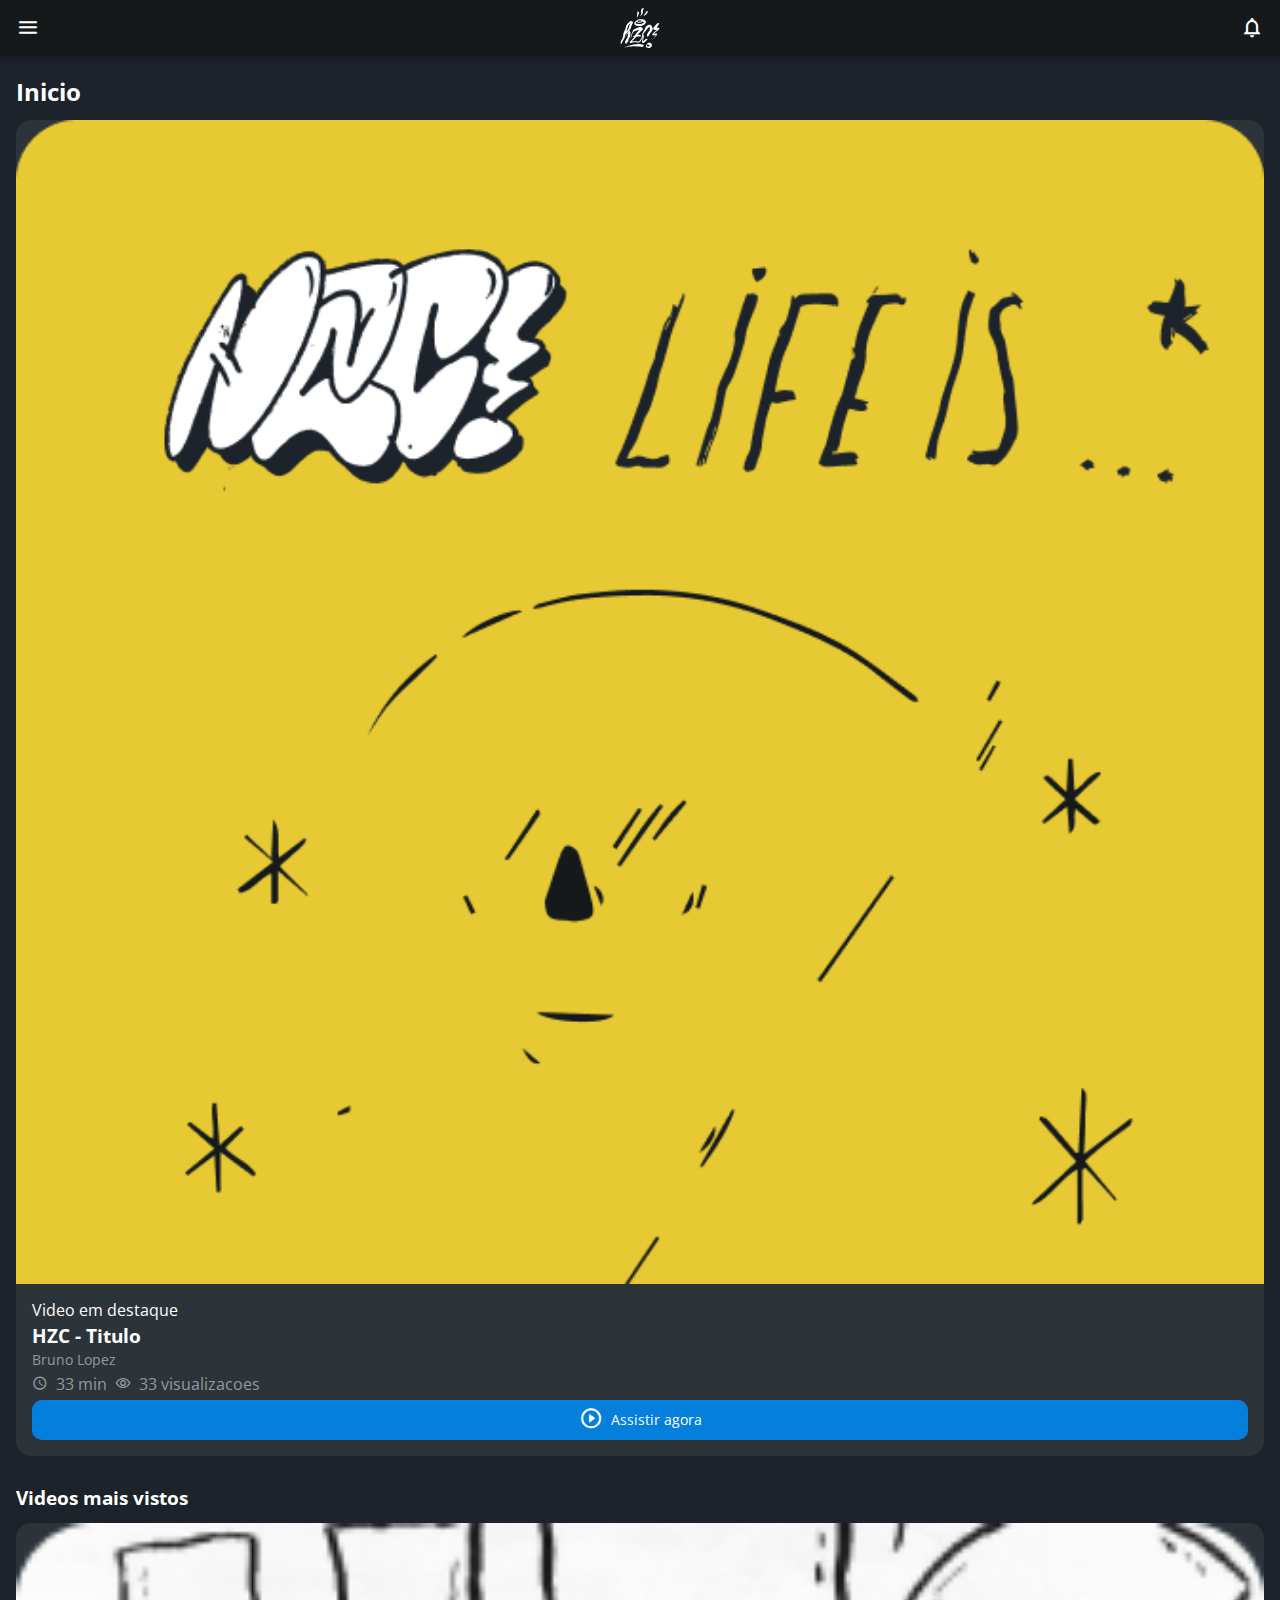
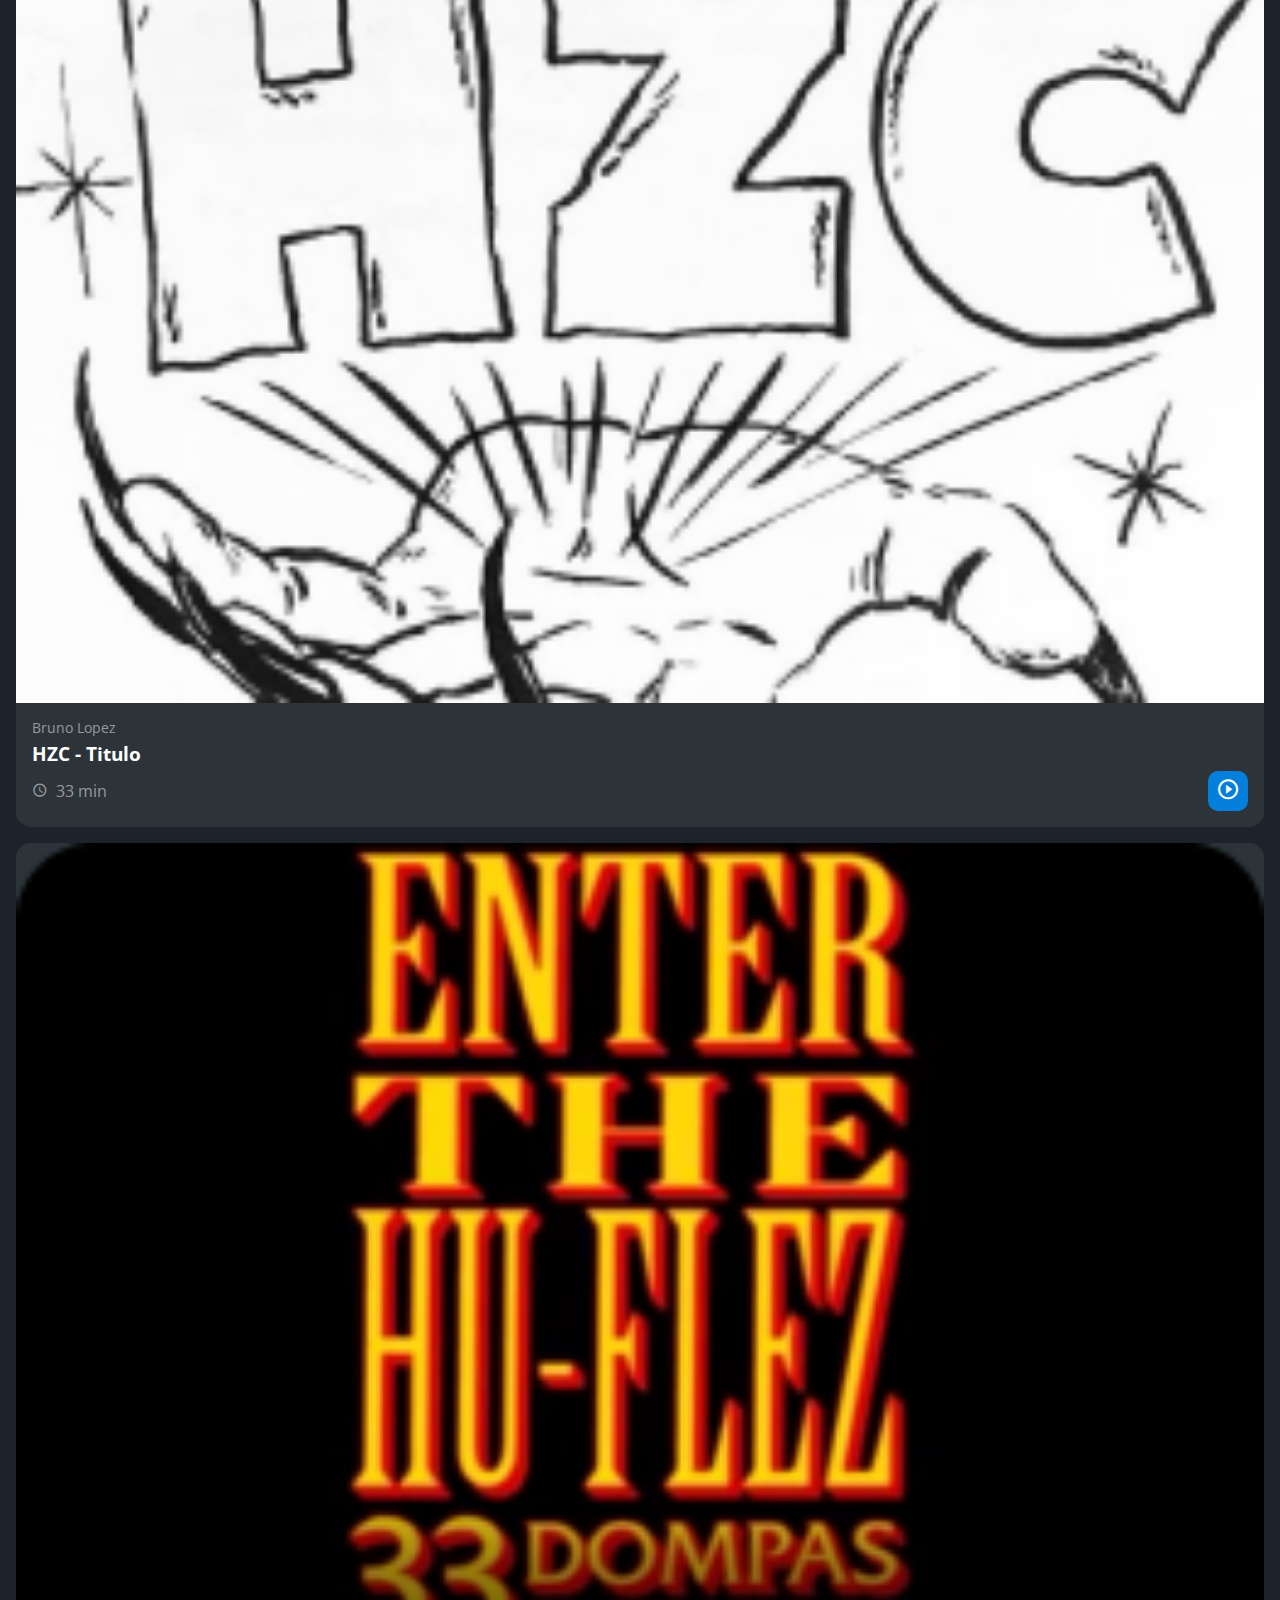
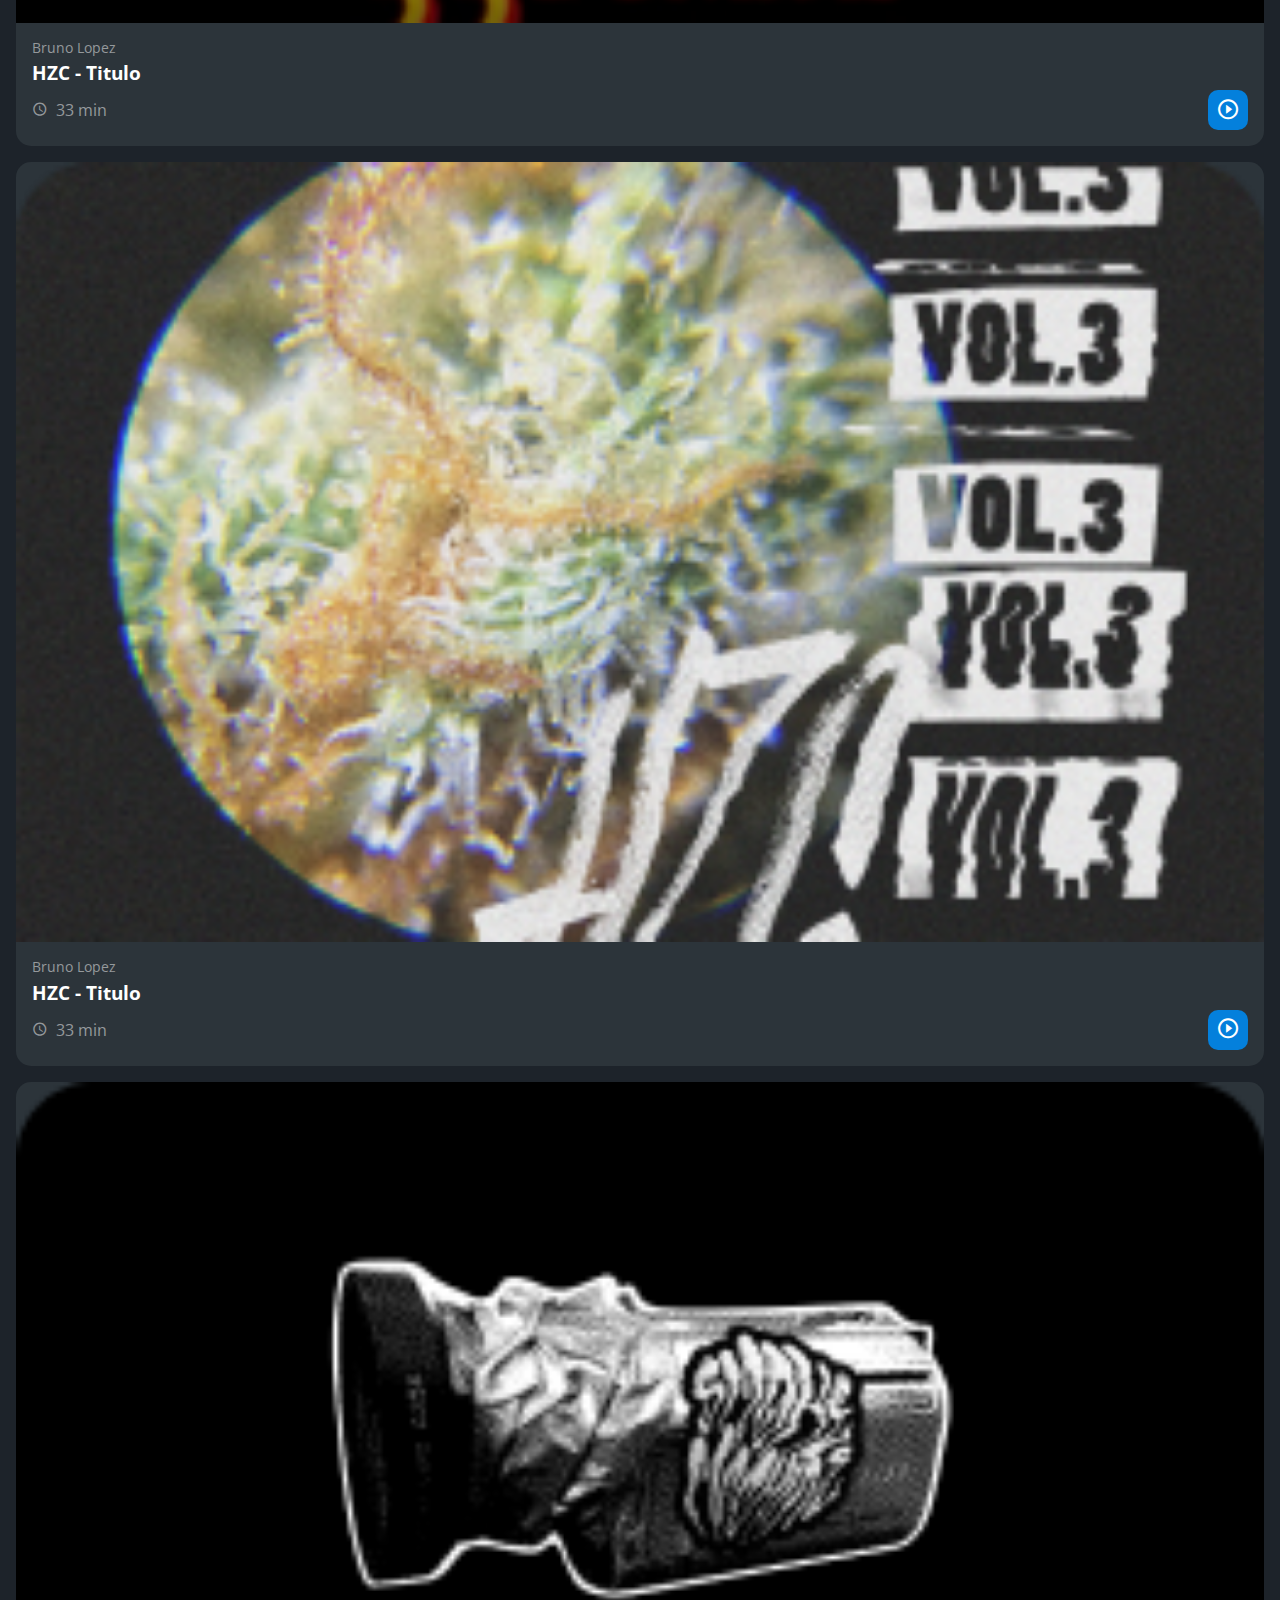
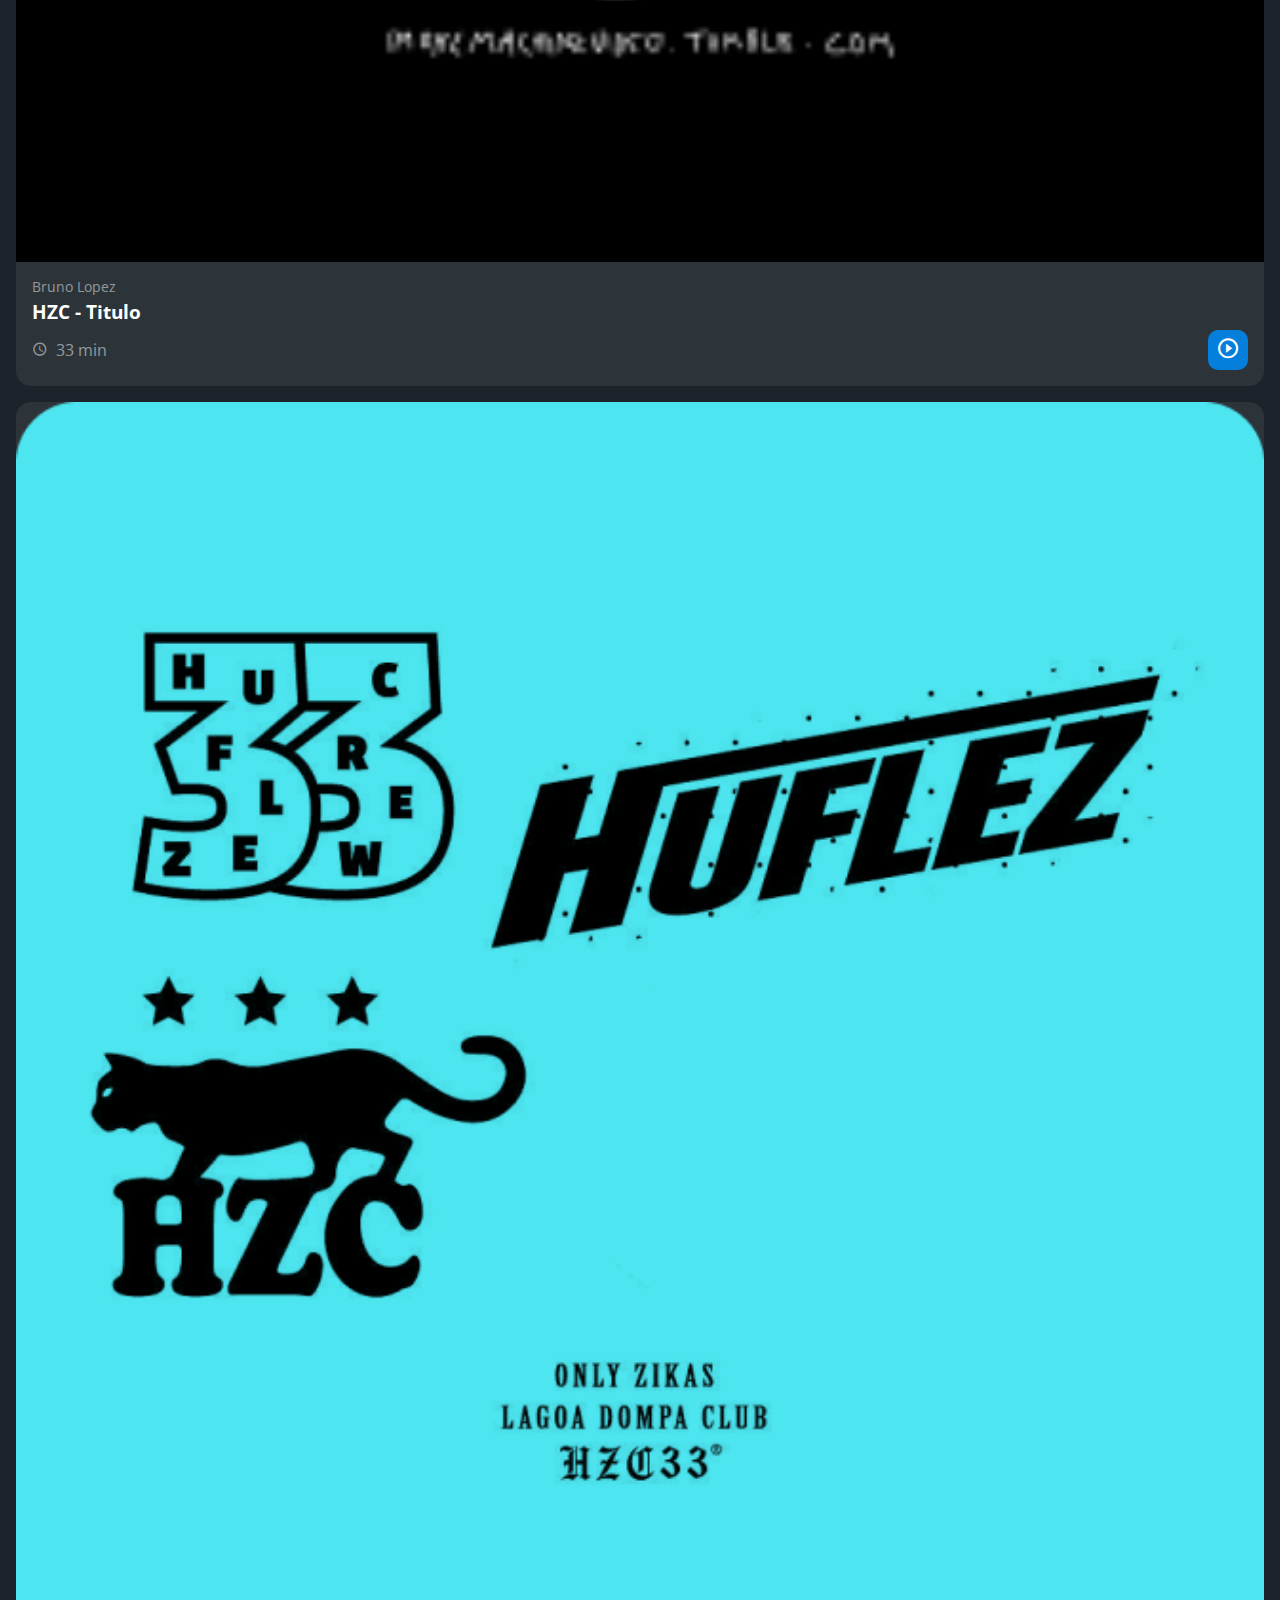
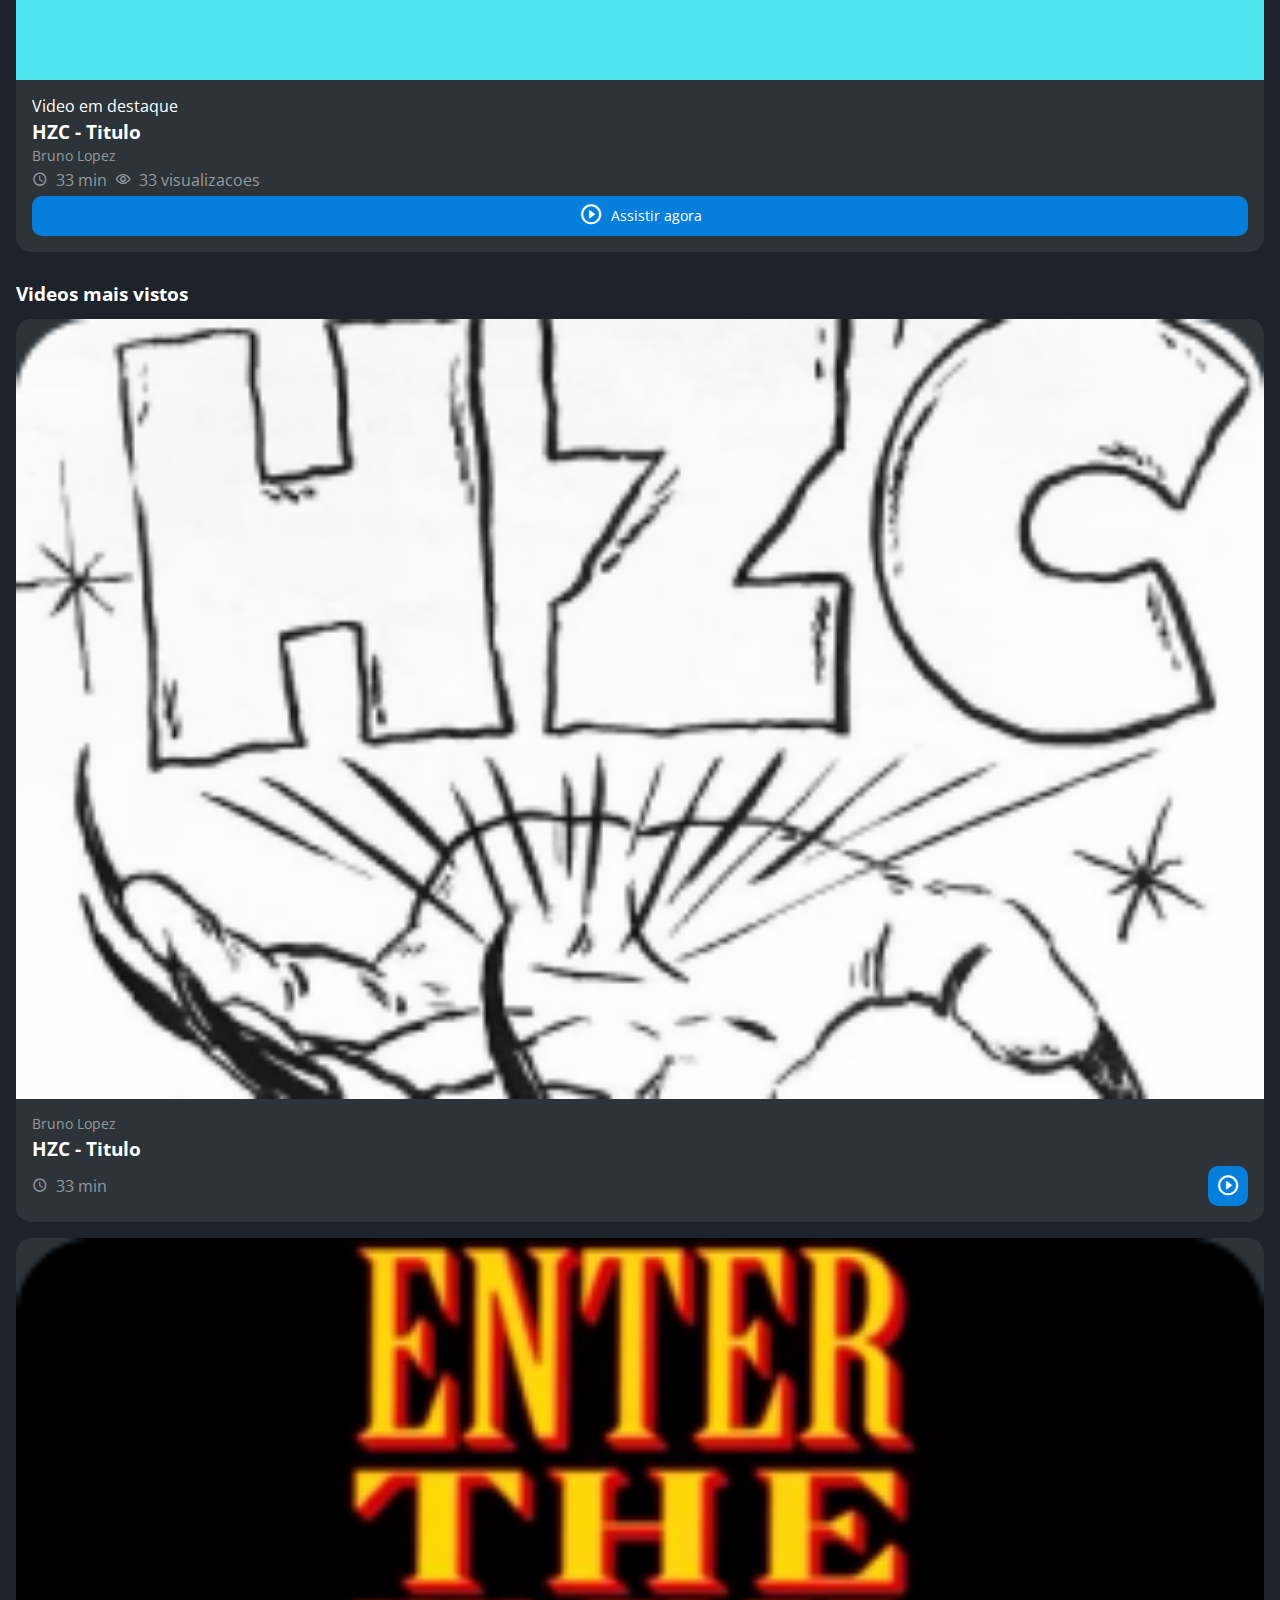
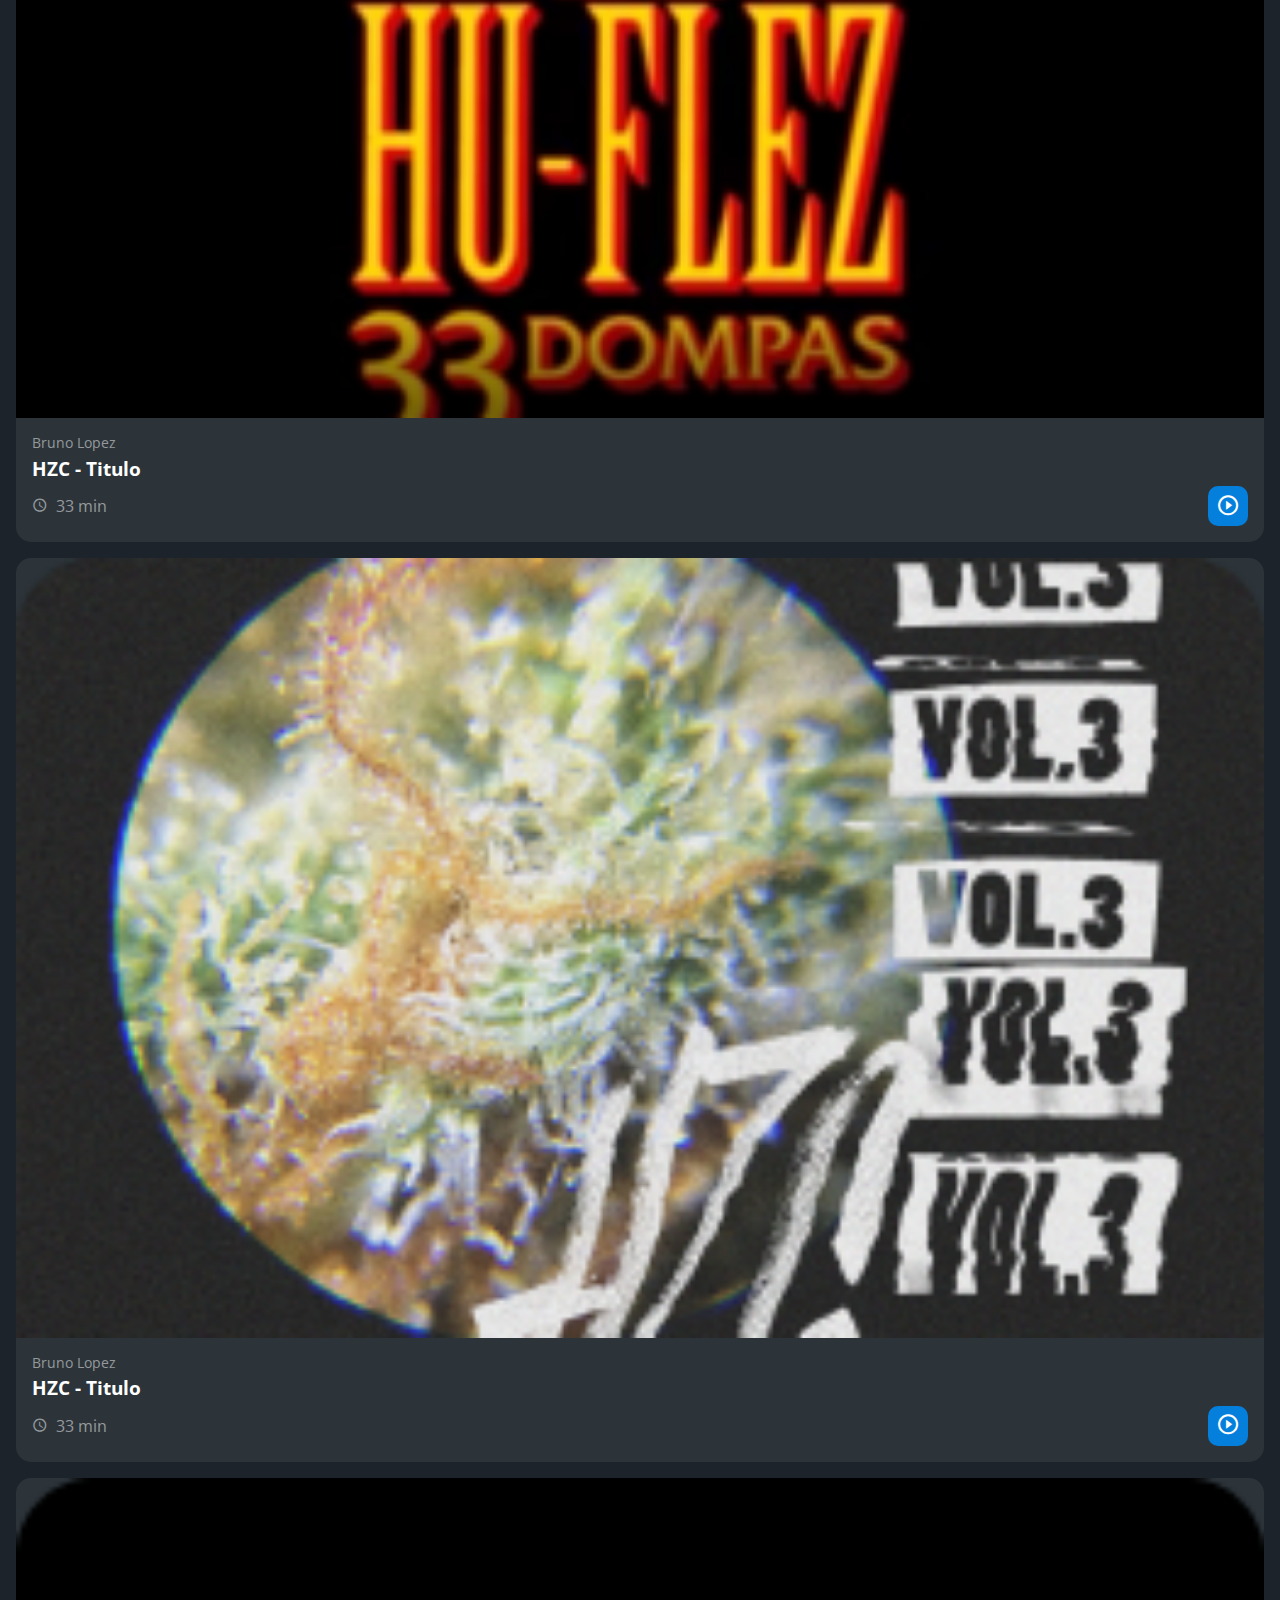
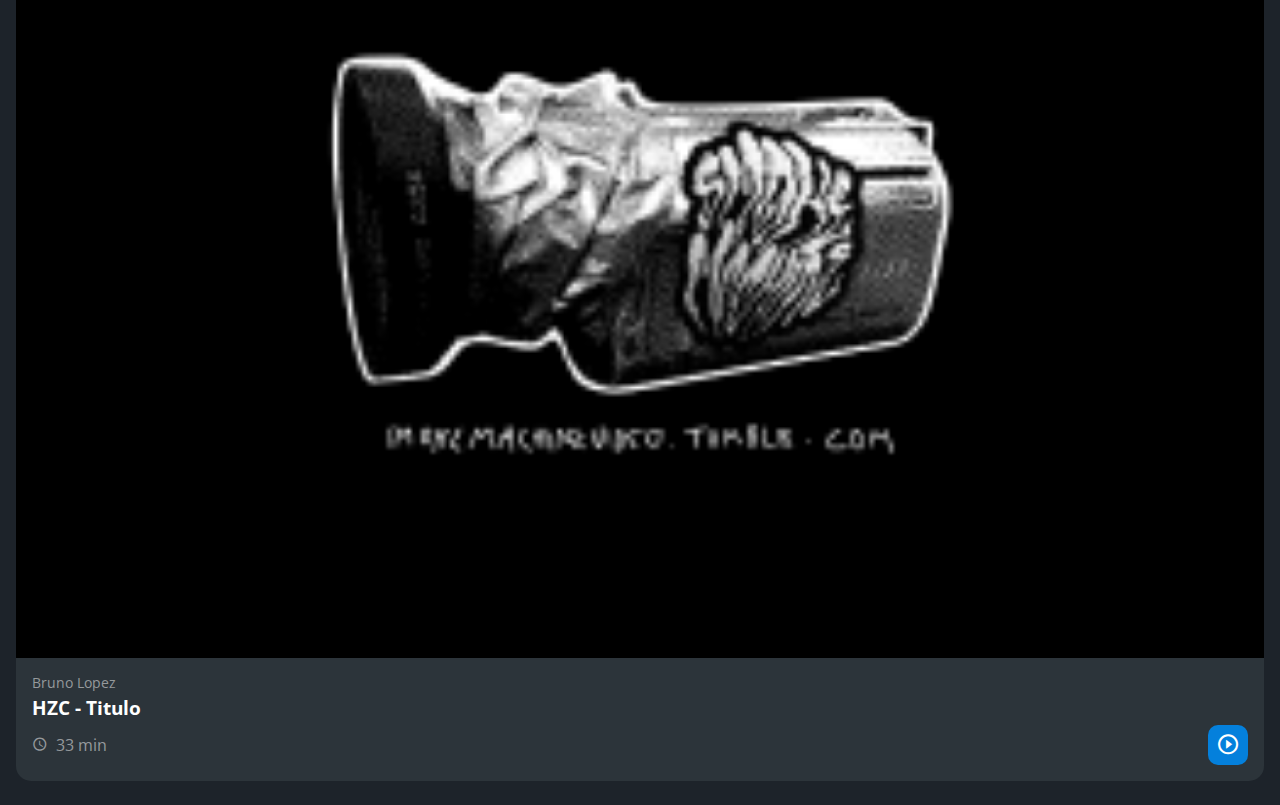
<file: index.html>
<!DOCTYPE html>
<html lang="pt-br">
<head>
    <meta charset="UTF-8">
    <meta http-equiv="X-UA-Compatible" content="IE=edge">
    <meta name="viewport" content="width=device-width, initial-scale=1.0">
    <title>HZC | Home</title>
    <link rel="preconnect" href="https://fonts.googleapis.com">
    <link rel="preconnect" href="https://fonts.gstatic.com" crossorigin>
    <link rel="stylesheet" href="https://fonts.googleapis.com/css2?family=Open+Sans:wght@400;600;700&display=swap">
    <link rel="stylesheet" href="assets/css/reset.css">
    <link rel="stylesheet" href="assets/css/style.css">
</head>
<body>
    <header class="header">
        <button class="header__menu" aria-label="menu"><i></i></button>
        <img src="assets/img/logo.svg" alt="Logotipo da HZC" class="header__logo">
        <p class="cabecalho__perfil">Bruno Lopez</p>
        <button class="header__notification" aria-label="notification"><i></i></button>
    </header>
    <nav class="menu-lateral">
        <img src="assets/img/logo.svg" alt="Logotipo da HZC" class="menu-lateral__logo">
        <a href="index.html" class="menu-lateral__link menu-lateral__link--inicio menu-lateral__link--ativo">Inicio</a>
        <a href="https://www.youtube.com/watch?v=4yjRIcRc9qY" class="menu-lateral__link menu-lateral__link--videos">Videos</a>
        <a href="picos.html" class="menu-lateral__link menu-lateral__link--picos">Picos</a>
        <a href="#" class="menu-lateral__link menu-lateral__link--integrantes">Integrantes</a>
        <a href="#" class="menu-lateral__link menu-lateral__link--camisas">Camisas</a>
        <a href="#" class="menu-lateral__link menu-lateral__link--pinturas">Pinturas</a>
    </nav>
    <main class="principal">
        <h2 class="titulo-pagina">Inicio</h2>
        <article class="cartao cartao--destaque destaque-video">
            <img src="assets/img/banner-mobile_1.png" alt="banner cartao" class="cartao__imagem cartao__imagem--mobile">
            <img src="assets/img/banner_1.png" alt="banner cartao" class="cartao__imagem cartao__imagem--desktop ">
            <div class="cartao__conteudo">
                <p class="cartao__destaque">Video em destaque</p>
                <h3 class="cartao__titulo">HZC - Titulo</h3>
                <p class="cartao__perfil">Bruno Lopez</p>
                <p class="cartao__info cartao__info--tempo">33 min</p>
                <p class="cartao__info cartao__info--visualizacao">33 visualizacoes</p>
                <button class="cartao__botao cartao__botao--play cartao__botao--destaque">Assistir agora</button>
            </div>
        </article>
        <article class="cartao cartao--recentes videos-recentes">
            <h3 class="cartao__titulo">Videos recentes</h3>
            <a href="#" class="cartao__link">Ver todos</a>
            <ul class="cartao__lista">
                <li class="cartao__item">
                    <img src="assets/img/miniatura_1.png" alt="thumbnail" class="cartao__item--thumbnail">
                    <h4 class="cartao__item--titulo">HZC - Love machine</h4>
                    <p class="cartao__item--perfil">Bruno Lopez</p>
                </li>
                <li class="cartao__item">
                    <img src="assets/img/miniatura_2.png" alt="thumbnail" class="cartao__item--thumbnail">
                    <h4 class="cartao__item--titulo">HZC - Love machine</h4>
                    <p class="cartao__item--perfil">Bruno Lopez</p>
                </li>
                <li class="cartao__item">
                    <img src="assets/img/miniatura_3.png" alt="thumbnail" class="cartao__item--thumbnail">
                    <h4 class="cartao__item--titulo">HZC - Love machine</h4>
                    <p class="cartao__item--perfil">Bruno Lopez</p>
                </li>
                <li class="cartao__item">
                    <img src="assets/img/miniatura_4.png" alt="thumbnail" class="cartao__item--thumbnail">
                    <h4 class="cartao__item--titulo">HZC - Love machine</h4>
                    <p class="cartao__item--perfil">Bruno Lopez</p>
                </li>
                <li class="cartao__item">
                    <img src="assets/img/miniatura_5.png" alt="thumbnail" class="cartao__item--thumbnail">
                    <h4 class="cartao__item--titulo">HZC - Love machine</h4>
                    <p class="cartao__item--perfil">Bruno Lopez</p>
                </li>
            </ul>
        </article>
        <section class="secao secao-videos">
            <h3 class="titulo-secao">Videos mais vistos</h3>
            <article class="cartao">
                <img src="assets/img/video_1.png" alt="video-1" class="cartao__imagem">
                <div class="cartao__conteudo">
                    <p class="cartao__perfil">Bruno Lopez</p>
                    <h3 class="cartao__titulo">HZC - Titulo</h3>
                    <p class="cartao__info cartao__info--tempo">33 min</p>
                    <button class="cartao__botao cartao__botao--play" aria-label="assistir agora"></button>
                </div>
            </article>
            <article class="cartao">
                <img src="assets/img/video_2.png" alt="video-1" class="cartao__imagem">
                <div class="cartao__conteudo">
                    <p class="cartao__perfil">Bruno Lopez</p>
                    <h3 class="cartao__titulo">HZC - Titulo</h3>
                    <p class="cartao__info cartao__info--tempo">33 min</p>
                    <button class="cartao__botao cartao__botao--play" aria-label="assistir agora"></button>
                </div>
            </article>
            <article class="cartao">
                <img src="assets/img/video_3.png" alt="video-1" class="cartao__imagem">
                <div class="cartao__conteudo">
                    <p class="cartao__perfil">Bruno Lopez</p>
                    <h3 class="cartao__titulo">HZC - Titulo</h3>
                    <p class="cartao__info cartao__info--tempo">33 min</p>
                    <button class="cartao__botao cartao__botao--play" aria-label="assistir agora"></button>
                </div>
            </article>
            <article class="cartao">
                <img src="assets/img/video_4.png" alt="video-1" class="cartao__imagem">
                <div class="cartao__conteudo">
                    <p class="cartao__perfil">Bruno Lopez</p>
                    <h3 class="cartao__titulo">HZC - Titulo</h3>
                    <p class="cartao__info cartao__info--tempo">33 min</p>
                    <button class="cartao__botao cartao__botao--play" aria-label="assistir agora"></button>
                </div>
            </article>
        </section>
        <article class="cartao cartao--recentes produtos-recentes">
            <h3 class="cartao__titulo">Videos recentes</h3>
            <a href="#" class="cartao__link">Ver todos</a>
            <ul class="cartao__lista">
                <li class="cartao__item">
                    <img src="assets/img/miniatura_1.png" alt="thumbnail" class="cartao__item--thumbnail">
                    <h4 class="cartao__item--titulo">HZC - Love machine</h4>
                    <p class="cartao__item--perfil">Bruno Lopez</p>
                </li>
                <li class="cartao__item">
                    <img src="assets/img/miniatura_2.png" alt="thumbnail" class="cartao__item--thumbnail">
                    <h4 class="cartao__item--titulo">HZC - Love machine</h4>
                    <p class="cartao__item--perfil">Bruno Lopez</p>
                </li>
                <li class="cartao__item">
                    <img src="assets/img/miniatura_3.png" alt="thumbnail" class="cartao__item--thumbnail">
                    <h4 class="cartao__item--titulo">HZC - Love machine</h4>
                    <p class="cartao__item--perfil">Bruno Lopez</p>
                </li>
                <li class="cartao__item">
                    <img src="assets/img/miniatura_4.png" alt="thumbnail" class="cartao__item--thumbnail">
                    <h4 class="cartao__item--titulo">HZC - Love machine</h4>
                    <p class="cartao__item--perfil">Bruno Lopez</p>
                </li>
                <li class="cartao__item">
                    <img src="assets/img/miniatura_5.png" alt="thumbnail" class="cartao__item--thumbnail">
                    <h4 class="cartao__item--titulo">HZC - Love machine</h4>
                    <p class="cartao__item--perfil">Bruno Lopez</p>
                </li>
            </ul> 
        </article>
        <article class="cartao cartao--destaque destaque-produtos">
            <img src="assets/img/banner-mobile_2.png" alt="banner cartao" class="cartao__imagem cartao__imagem--mobile">
            <img src="assets/img/banner_2.png" alt="banner cartao" class="cartao__imagem cartao__imagem--desktop">
            <div class="cartao__conteudo">
                <p class="cartao__destaque">Video em destaque</p>
                <h3 class="cartao__titulo">HZC - Titulo</h3>
                <p class="cartao__perfil">Bruno Lopez</p>
                <p class="cartao__info cartao__info--tempo">33 min</p>
                <p class="cartao__info cartao__info--visualizacao">33 visualizacoes</p>
                <button class="cartao__botao cartao__botao--play cartao__botao--destaque">Assistir agora</button>
            </div>
        </article>
        <section class="secao secao-produtos">
            <h3 class="titulo-secao">Videos mais vistos</h3>
            <article class="cartao">
                <img src="assets/img/video_1.png" alt="video-1" class="cartao__imagem">
                <div class="cartao__conteudo">
                    <p class="cartao__perfil">Bruno Lopez</p>
                    <h3 class="cartao__titulo">HZC - Titulo</h3>
                    <p class="cartao__info cartao__info--tempo">33 min</p>
                    <button class="cartao__botao cartao__botao--play" aria-label="assistir agora"></button>
                </div>
            </article>
            <article class="cartao">
                <img src="assets/img/video_2.png" alt="video-1" class="cartao__imagem">
                <div class="cartao__conteudo">
                    <p class="cartao__perfil">Bruno Lopez</p>
                    <h3 class="cartao__titulo">HZC - Titulo</h3>
                    <p class="cartao__info cartao__info--tempo">33 min</p>
                    <button class="cartao__botao cartao__botao--play" aria-label="assistir agora"></button>
                </div>
            </article>
            <article class="cartao">
                <img src="assets/img/video_3.png" alt="video-1" class="cartao__imagem">
                <div class="cartao__conteudo">
                    <p class="cartao__perfil">Bruno Lopez</p>
                    <h3 class="cartao__titulo">HZC - Titulo</h3>
                    <p class="cartao__info cartao__info--tempo">33 min</p>
                    <button class="cartao__botao cartao__botao--play" aria-label="assistir agora"></button>
                </div>
            </article>
            <article class="cartao">
                <img src="assets/img/video_4.png" alt="video-1" class="cartao__imagem">
                <div class="cartao__conteudo">
                    <p class="cartao__perfil">Bruno Lopez</p>
                    <h3 class="cartao__titulo">HZC - Titulo</h3>
                    <p class="cartao__info cartao__info--tempo">33 min</p>
                    <button class="cartao__botao cartao__botao--play" aria-label="assistir agora"></button>
                </div>
            </article>
        </section>
    </main>
    <script src="index.js"></script>
</body>
</html>
</file>
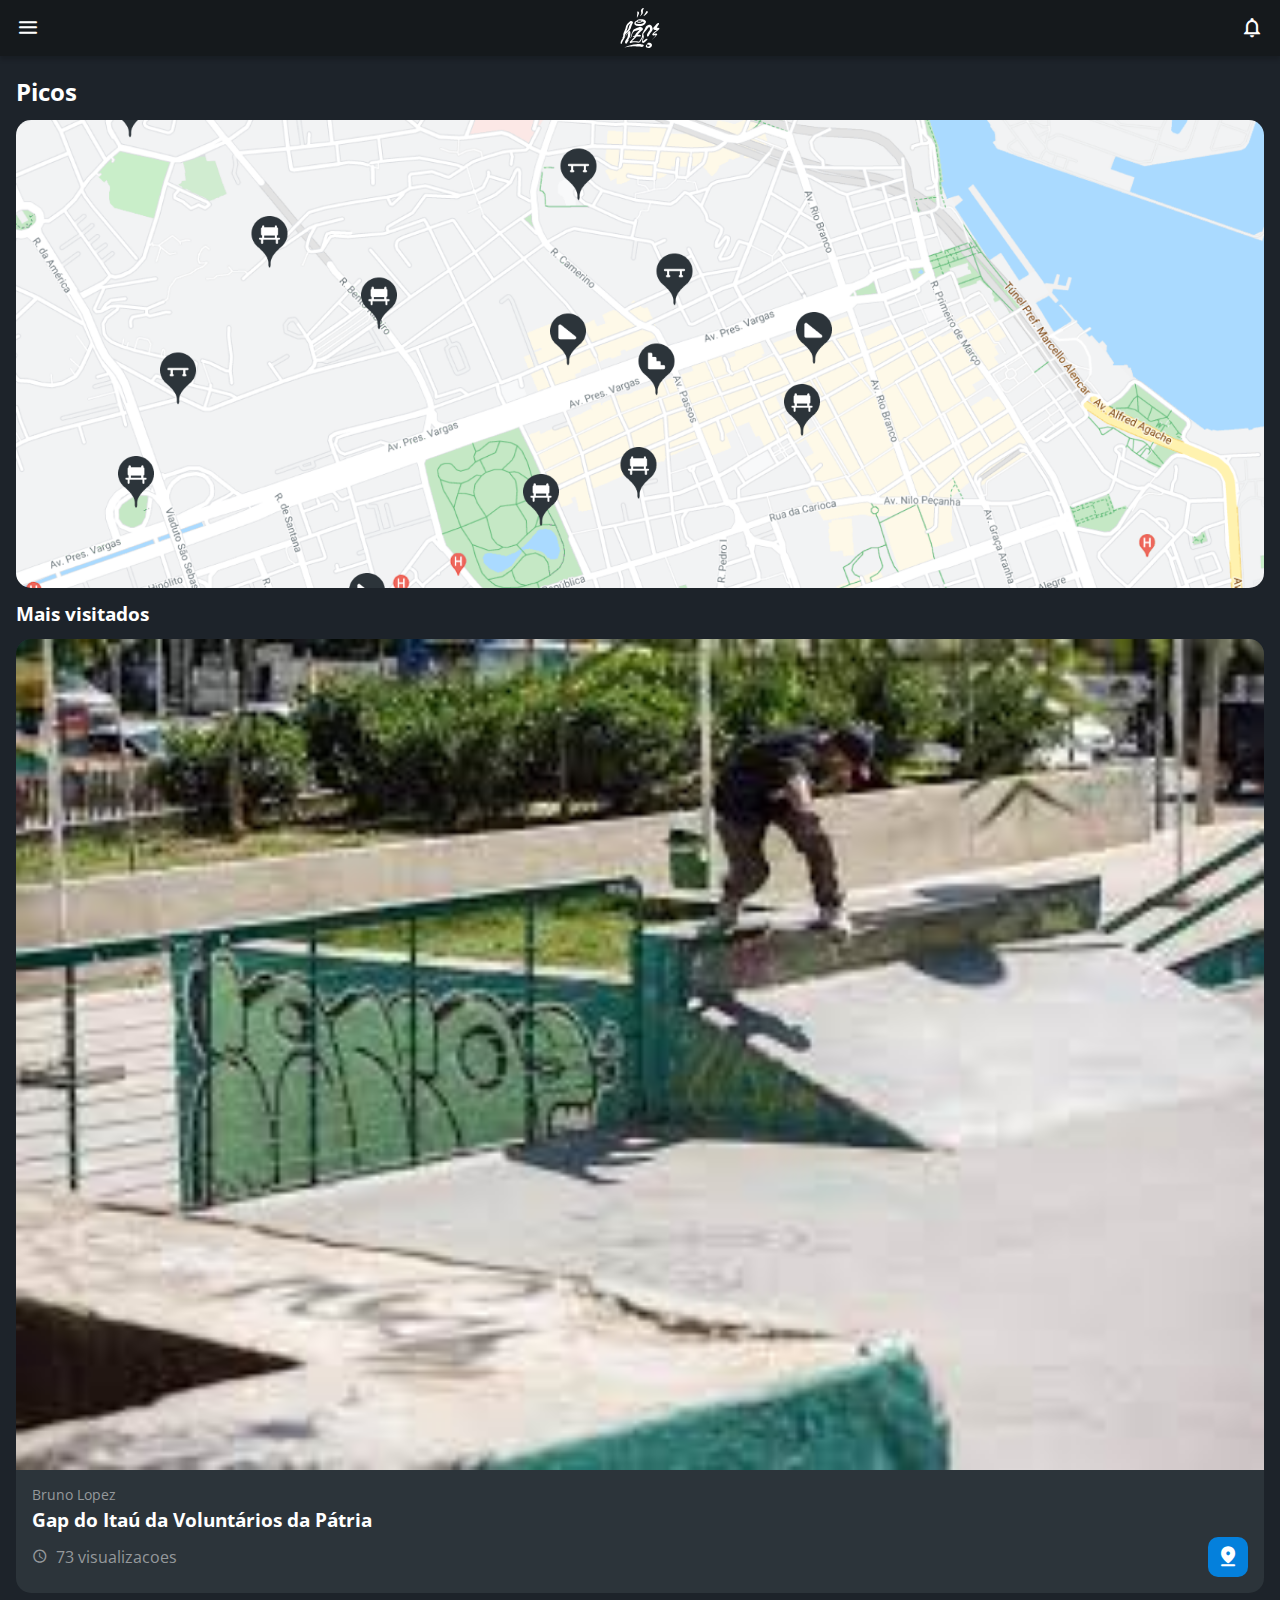
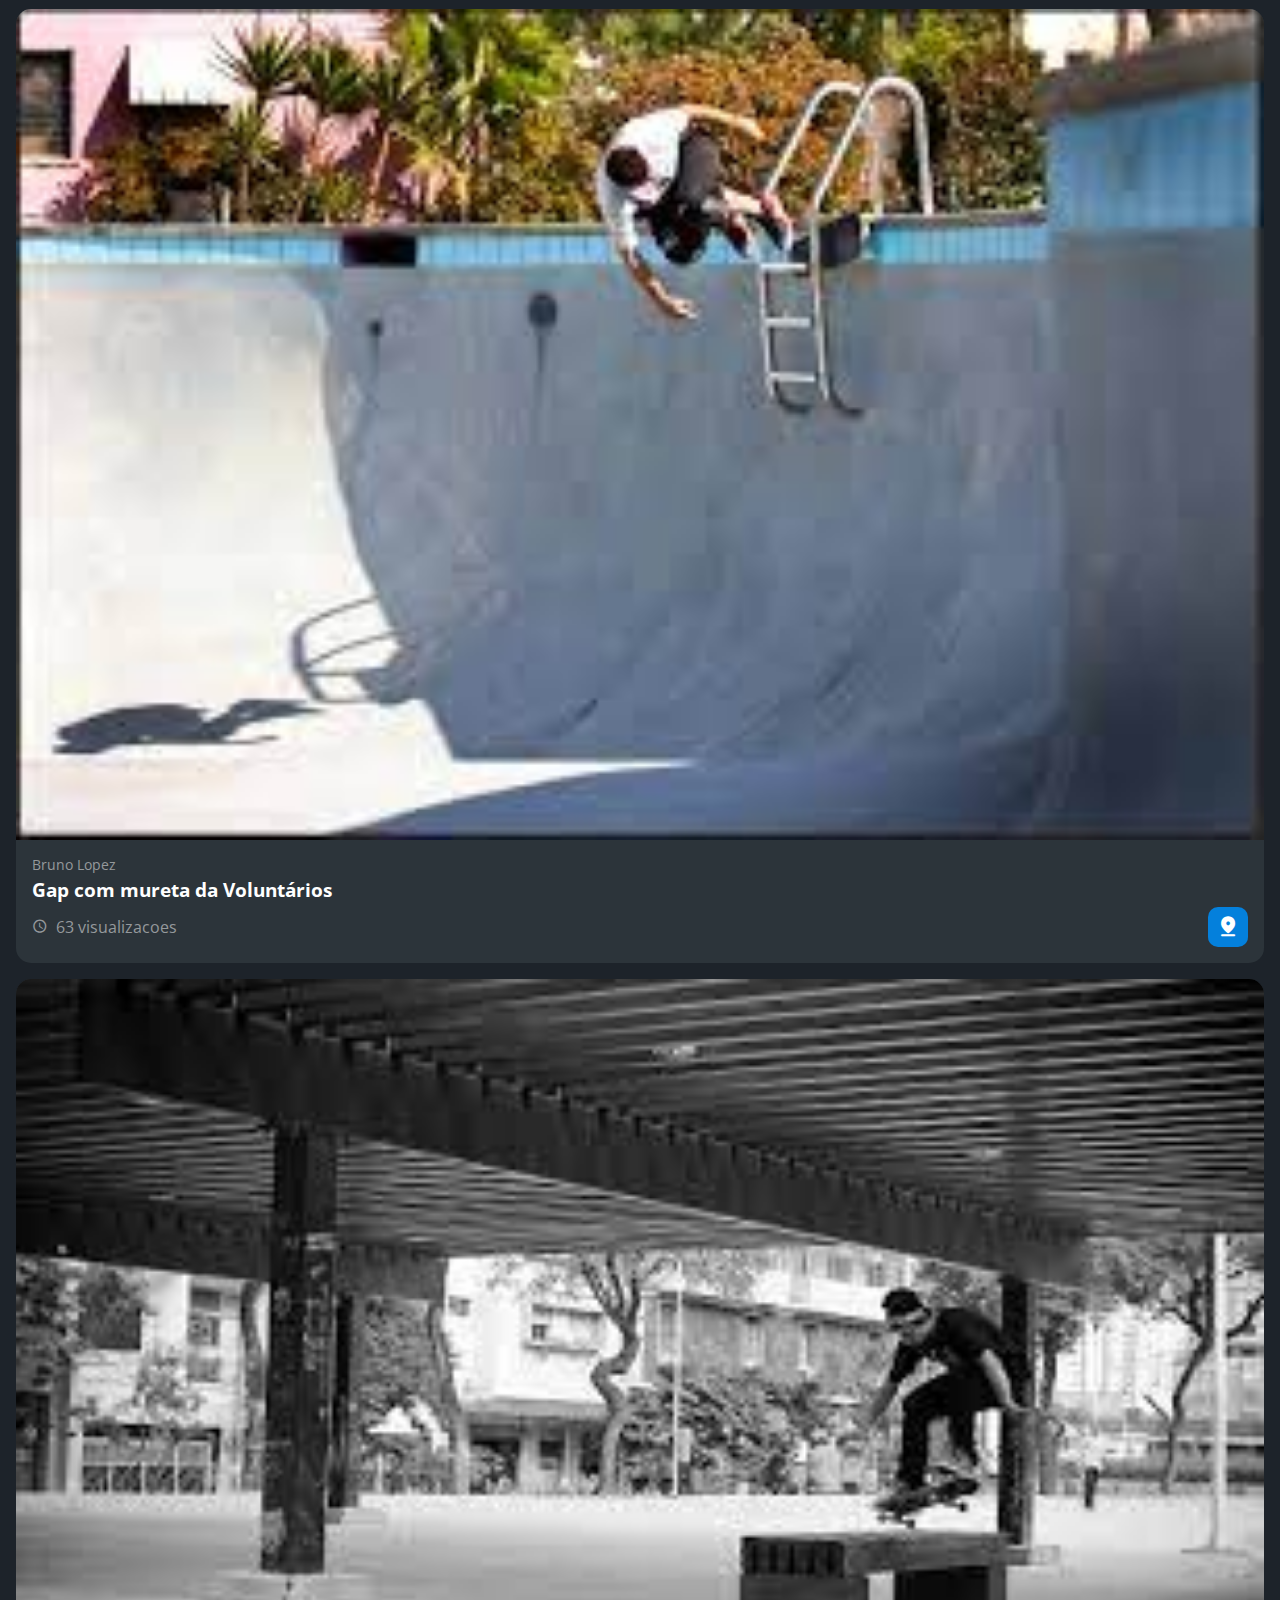
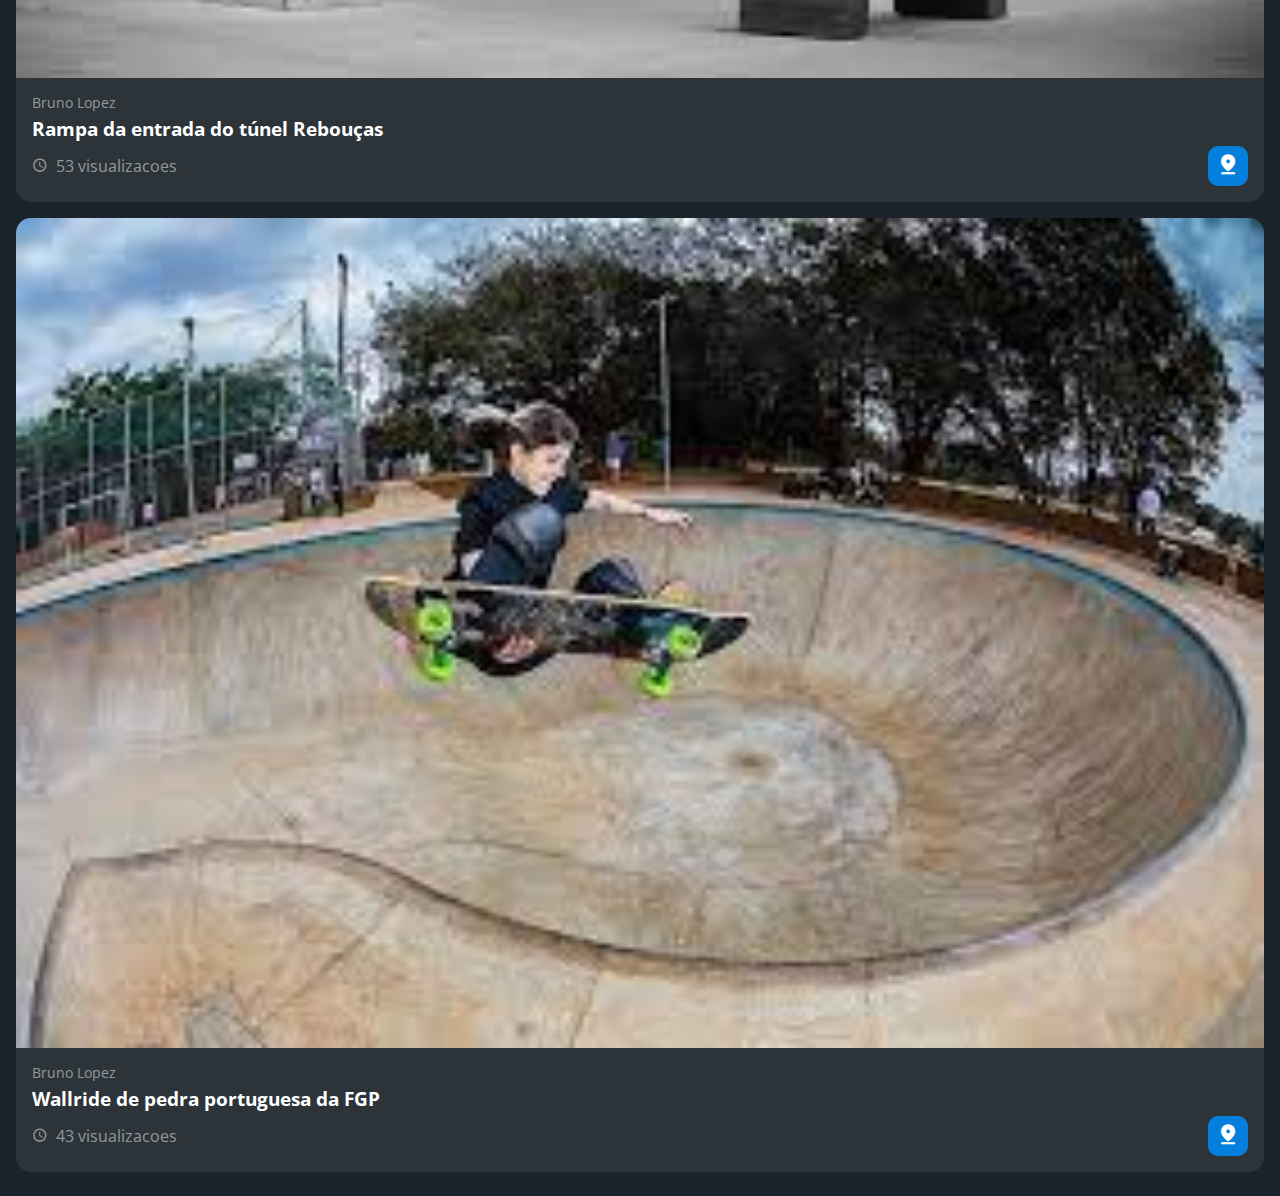
<file: picos.html>
<!DOCTYPE html>
<html lang="pt-br">
<head>
    <meta charset="UTF-8">
    <meta http-equiv="X-UA-Compatible" content="IE=edge">
    <meta name="viewport" content="width=device-width, initial-scale=1.0">
    <title>HZC | Picos</title>
    <link rel="preconnect" href="https://fonts.googleapis.com">
    <link rel="preconnect" href="https://fonts.gstatic.com" crossorigin>
    <link rel="stylesheet" href="https://fonts.googleapis.com/css2?family=Open+Sans:wght@400;600;700&display=swap">
    <link rel="stylesheet" href="assets/css/reset.css">
    <link rel="stylesheet" href="assets/css/style.css">
</head>
<body>
    <header class="header">
        <button class="header__menu" aria-label="menu"><i></i></button>
        <img src="assets/img/logo.svg" alt="Logotipo da HZC" class="header__logo">
        <p class="cabecalho__perfil">Bruno Lopez</p>
        <button class="header__notification" aria-label="notification"><i></i></button>
    </header>
    <nav class="menu-lateral">
        <img src="assets/img/logo.svg" alt="Logotipo da HZC" class="menu-lateral__logo">
        <a href="index.html" class="menu-lateral__link menu-lateral__link--inicio menu-lateral__link--ativo">Inicio</a>
        <a href="https://www.youtube.com/watch?v=4yjRIcRc9qY" class="menu-lateral__link menu-lateral__link--videos">Videos</a>
        <a href="picos.html" class="menu-lateral__link menu-lateral__link--picos">Picos</a>
        <a href="#" class="menu-lateral__link menu-lateral__link--integrantes">Integrantes</a>
        <a href="#" class="menu-lateral__link menu-lateral__link--camisas">Camisas</a>
        <a href="#" class="menu-lateral__link menu-lateral__link--pinturas">Pinturas</a>
    </nav>
    <main class="principal principal-picos">
        <h2 class="titulo-pagina">Picos</h2>
        <article class="cartao cartao--mapa mapa-picos" aria-label="mapa dos picos">
        </article>
        <article class="cartao cartao--favoritos picos-favoritos">
            <h3 class="cartao__titulo">Favoritos</h3>
            <a href="#" class="cartao__link">Ver todos</a>
            <ul class="cartao__lista">
                <li class="cartao__item">
                    <img src="assets/img/picos_1.jpeg" alt="thumbnail" class="cartao__item--thumbnail">
                    <h4 class="cartao__item--titulo">Wallride da FGP</h4>
                    <p class="cartao__item--perfil">Julia Fonseca</p>
                </li>
                <li class="cartao__item">
                    <img src="assets/img/picos_2.jpeg" alt="thumbnail" class="cartao__item--thumbnail">
                    <h4 class="cartao__item--titulo">Borda de valores</h4>
                    <p class="cartao__item--perfil">Julia Fonseca</p>
                </li>
                <li class="cartao__item">
                    <img src="assets/img/picos_3.jpeg" alt="thumbnail" class="cartao__item--thumbnail">
                    <h4 class="cartao__item--titulo">Wallride do reboucas</h4>
                    <p class="cartao__item--perfil">Julia Fonseca</p>
                </li>
                <li class="cartao__item">
                    <img src="assets/img/picos_4.jpeg" alt="thumbnail" class="cartao__item--thumbnail">
                    <h4 class="cartao__item--titulo">Segundo setor da praca maua</h4>
                    <p class="cartao__item--perfil">Julia Fonseca</p>
                </li>
                <li class="cartao__item">
                    <img src="assets/img/picos_5.jpeg" alt="thumbnail" class="cartao__item--thumbnail">
                    <h4 class="cartao__item--titulo">Borda de valores</h4>
                    <p class="cartao__item--perfil">Julia Fonseca</p>
                </li>
                <li class="cartao__item">
                    <img src="assets/img/picos_6.jpeg" alt="thumbnail" class="cartao__item--thumbnail">
                    <h4 class="cartao__item--titulo">Wallride de SP</h4>
                    <p class="cartao__item--perfil">Julia Fonseca</p>
                </li>
            </ul>
        </article>
        <section class="secao secao-picos">
            <h3 class="titulo-secao">Mais visitados</h3>
            <article class="cartao">
                <img src="assets/img/picos_1.jpeg" alt="video-1" class="cartao__imagem">
                <div class="cartao__conteudo">
                    <p class="cartao__perfil">Bruno Lopez</p>
                    <h3 class="cartao__titulo">Gap do Itaú da Voluntários da Pátria</h3>
                    <p class="cartao__info cartao__info--tempo">73 visualizacoes</p>
                    <button class="cartao__botao cartao__botao--pico" aria-label="assistir agora"></button>
                </div>
            </article>
            <article class="cartao">
                <img src="assets/img/picos_2.jpeg" alt="video-1" class="cartao__imagem">
                <div class="cartao__conteudo">
                    <p class="cartao__perfil">Bruno Lopez</p>
                    <h3 class="cartao__titulo">Gap com mureta da Voluntários</h3>
                    <p class="cartao__info cartao__info--tempo">63 visualizacoes</p>
                    <button class="cartao__botao cartao__botao--pico" aria-label="assistir agora"></button>
                </div>
            </article>
            <article class="cartao">
                <img src="assets/img/picos_3.jpeg" alt="video-1" class="cartao__imagem">
                <div class="cartao__conteudo">
                    <p class="cartao__perfil">Bruno Lopez</p>
                    <h3 class="cartao__titulo">Rampa da entrada do túnel Rebouças</h3>
                    <p class="cartao__info cartao__info--tempo">53 visualizacoes</p>
                    <button class="cartao__botao cartao__botao--pico" aria-label="assistir agora"></button>
                </div>
            </article>
            <article class="cartao">
                <img src="assets/img/picos_4.jpeg" alt="video-1" class="cartao__imagem">
                <div class="cartao__conteudo">
                    <p class="cartao__perfil">Bruno Lopez</p>
                    <h3 class="cartao__titulo">Wallride de pedra portuguesa da FGP</h3>
                    <p class="cartao__info cartao__info--tempo">43 visualizacoes</p>
                    <button class="cartao__botao cartao__botao--pico" aria-label="assistir agora"></button>
                </div>
            </article>
        </section>
    </main>
    <script src="index.js"></script>
</body>

</html>
</file>
<file: assets/css/style.css>
@font-face {
    font-family: 'icones';
    src: url(../font/icones.ttf);
}
body {
    background-color: #1D232A;
    font-family: 'Open sans', 'icones', sans-serif;
    color: #FFFFFF;
}
@media screen and (min-width: 1440px) {
    body {
        display: grid;
        grid-template-columns: auto 1fr;
    }
}
.header {
    display: flex;
    justify-content: space-between;
    align-items: center;
    background-color: #15191C ;
    padding: 8px 16px;
    box-shadow: 0px 4px 4px rgba(0, 0, 0, 0.16);
}
.header__menu i::before {
    content: '\e904';
    font-size: 24px;
}
.header__notification i::before {
    content: '\e906';
    font-size: 24px;
}
.header__logo {
    width: 40px;
}
.cabecalho__perfil {
    display: none;
}

/*responsividade desktop - cabecalho*/
@media screen and (min-width: 1440px) {
    .header {
        background-color: #1D232A;
        display: grid;
        grid-template-columns: 1fr auto;
        column-gap: 32px;
        padding: 16px 60px;
        height: 80px;
        box-sizing: border-box;
        grid-column: 2;
    }
    .header__menu {
        display: none;
    }
    .header__logo {
        display: none;
    }
    .cabecalho__perfil {
        display: grid;
        grid-template-columns: repeat(3, auto);
        column-gap: 8px;
        align-items: center;
        justify-self: flex-end;
        color: #95999C;
        padding: 8px, 32px;
        border-right: 1px solid #95999C;
    }
    .cabecalho__perfil::before {
        content: "";
        display: block;
        width: 32px;
        height: 32px;
        background-image: url(../img/profile_2.png) ;
        background-size: contain;
        background-repeat: no-repeat;
        background-position: center;
    }
    .cabecalho__perfil::after {
        content: "\e90d";
        color: #FFFFFF;
        font-size: 1.5rem;
    }
}

/*menu lateral*/
.menu-lateral {
    display: flex;
    flex-direction: column;
    background-color: #15191C;
    width: 75vw;
    height: 100vh;

    position: absolute;
    left: -100vw;
    transition: 0.25s;
}
.menu-lateral--ativo {
    left: 0%;
    transition: 0.25s;
}
.menu-lateral__logo {
    align-self: center;
    width: 118px;
    padding: 16px;
}
.menu-lateral__link {
    height: 64px;
    color: #95999C;
    padding-left: 64px;
    display: flex;
    align-items: center;
}
.menu-lateral__link--ativo {
    color: #FFFFFF;
    padding-left: 56px;
    border-left: 8px solid #FFFFFF;
}
.menu-lateral__link::before {
    content: "\e900";
    width: 24px;
    height: 24px;
    font-size: 24px;
    position: absolute;
    left: 24px;
}
.menu-lateral__link--inicio::before {
    content: "\e902";
}
.menu-lateral__link--videos::before {
    content: "\e90e";
}
.menu-lateral__link--picos::before {
    content: "\e909";
}
.menu-lateral__link--integrantes::before {
    content: "\e903";
}
.menu-lateral__link--camisas::before { 
    content: "\e900";
}
.menu-lateral__link--pinturas::before {
    content: "\e90a";
}

/*responsividade desktop - menu lateral*/
@media screen and (min-width: 1440px) {
    .menu-lateral {
        position: static;
        width: 200px;
        grid-column: 1;
        grid-row: 1 / span 2;
    }
}
.principal {
    padding: 24px 16px;
    display: grid;
    gap: 16px;
}
.titulo-pagina {
    font-size: 1.5rem;
    font-weight: 700;
}
.titulo-secao {
    font-size: 1.2rem;
    font-weight: 700;
}

/*responsividade desktop - conteudo principal*/
@media screen and (min-width: 1440px) {
    .principal {
        display: grid;
        grid-template-columns: auto 1fr auto;
        grid-template-areas: 
            "titulo-pagina titulo-pagina titulo-pagina" 
            "destaque-video destaque-video videos-recentes"
            "secao-videos secao-videos secao-videos"
            "produtos-recentes destaque-produtos destaque-produtos"
            "secao-produtos secao-produtos secao-produtos"
        ;
        column-gap: 32px;
        padding: 16px 60px ;
        grid-column: 2;
    }
    .titulo-secao {
        grid-column: span 4 ;
    }
}
.cartao {
    width: 100%;
    border-radius: 15px;
    overflow: hidden;
    background-color: #2C343A;
}
.cartao__imagem--desktop {
    display: none;
}
.cartao--destaque {
    margin-bottom: 16px;
}
.cartao__conteudo {
    padding: 16px;
    display: grid;
    grid-template-columns: auto 1fr;
    gap: 8px;
}
.cartao__destaque {
    grid-column: span 2;
}
.cartao__titulo {
     font-size: 1.2rem;
     font-weight: 700;
     grid-column: span 2;
}
.cartao__perfil {
    color: #95999C;
    font-size: 0.9rem;
    grid-column: span 2;
}
.cartao__info {
    display: flex;
    align-items: center;
    color: #95999C;
}
.cartao__info--tempo::before {
    content: "\e90c";
    margin-right: 8px;
}
.cartao__info--visualizacao::before {
    content: "\e90f";
    margin-right: 8px;
}
.cartao__botao {
    display: flex;
    justify-content: center;
    align-items: center;
    background-color: #0480DC;
    width: 40px;
    height: 40px;
    border-radius: 10px;
    font-size: 0.9rem ;
    justify-self: flex-end;
}
.cartao__botao--play::before {
    content: "\e90b";
    font-size: 24px;
}
.cartao__botao--destaque {
    width: 100%;
    grid-column: span 2;
}
.cartao__botao--destaque::before {
    margin-right: 8px;
}
.cartao--recentes {
    display: none;
}

/*responsividade desktop - cartoes*/
@media screen and (min-width: 1440px) {
    .cartao--destaque{
        margin-bottom: 0;
    }
    .cartao__imagem--mobile {
        display: none; 
    }
    .cartao__imagem--desktop {
        display: block ;
    }
    .cartao--recentes {
        display: grid;
        grid-template-columns: auto auto;
        align-items: center;
        row-gap: 24px;
        width: 256px;
        padding: 16px;
        box-sizing: border-box;
        align-self: flex-start;
    }
    .cartao--recentes .cartao__titulo {
        grid-column: auto ;
    }
    .cartao__link {
        font-size: 0.8rem;
        font-weight: 600;
        color:#0480DC;
        justify-self: flex-end;
    }
    .cartao__lista {
        display: grid;
        row-gap: 16px;
        grid-column: span 2;
    }
    .cartao__item {
        display: grid;
        grid-template-columns: auto 1fr;
        gap: 8px;
    }
    .cartao__item--thumbnail {
        width: 32px;
        grid-row: span 2;
    }
    .Cartao__item--titulo {
        font-size: 0.9rem;
        font-weight: 700;
        line-height: 1.2rem;
    }
    .cartao__item--perfil {
        font-size: 0.8rem;
        color: #95999C;
    }
    .cartao__botao--destaque {
        grid-column: auto;
        padding: 16px 8px;
    }
    .cartao__imagem {
        width: 100%;
        height: 160px;
    }
}
.secao {
    display: grid;
    gap: 16px;
}

/*responsividade desktop - secoes*/
@media screen and (min-width: 1440px) {
    .secao {
        grid-template-columns: repeat(4, 1fr) ;
    }
    .destaque-video {
        grid-area: destaque-video;
        }
    .videos-recentes {
        grid-area: videos-recentes;
        }
     .secao-videos {
        grid-area: secao-videos;
        }
    .destaque-produtos {
        grid-area: destaque-produtos;
        }
    .produtos-recentes {
        grid-area: produtos-recentes;
        }
    .secao-produtos {
        grid-area: secao-produtos;
        }
}

/*grid area para organizacao da pagina*/

/*estilo pagina picos*/
.cartao--favoritos {
    display: none;
}
.cartao__botao--pico::before {
    content: "\e908";
    font-size: 24px;
}
.cartao--mapa {
    width: 100%;
    height: 468px;
    background-image: url(../img/mapa-picos.png);
    background-size: cover;
    background-repeat: no-repeat;
    background-position: center;
    border-radius: 15px;
}
@media screen and (min-width: 1440px) {
    .principal-picos {
        display: grid;
        grid-template-columns: auto 1fr auto;
        grid-template-areas: 
            "titulo-pagina titulo-pagina titulo-pagina" 
            "mapa-picos mapa-picos picos-favoritos"
            "secao-picos secao-picos secao-picos"
        ;
        column-gap: 32px;
        padding: 16px 60px ;
        grid-column: 2;
    }
    .cartao--mapa {
        grid-column: auto;
    }
    .cartao--favoritos {
        display: grid;
        grid-template-columns: auto auto;
        align-items: center;
        row-gap: 24px;
        width: 256px;
        padding: 16px;
        box-sizing: border-box;
        align-self: flex-start;
    }
    .mapa-picos {
        grid-area: mapa-picos;
        }
    .picos-favoritos {
        grid-area: picos-favoritos;
        }
    .secao-picos {
        grid-area: secao-picos;
        }
    
    }
</file>
